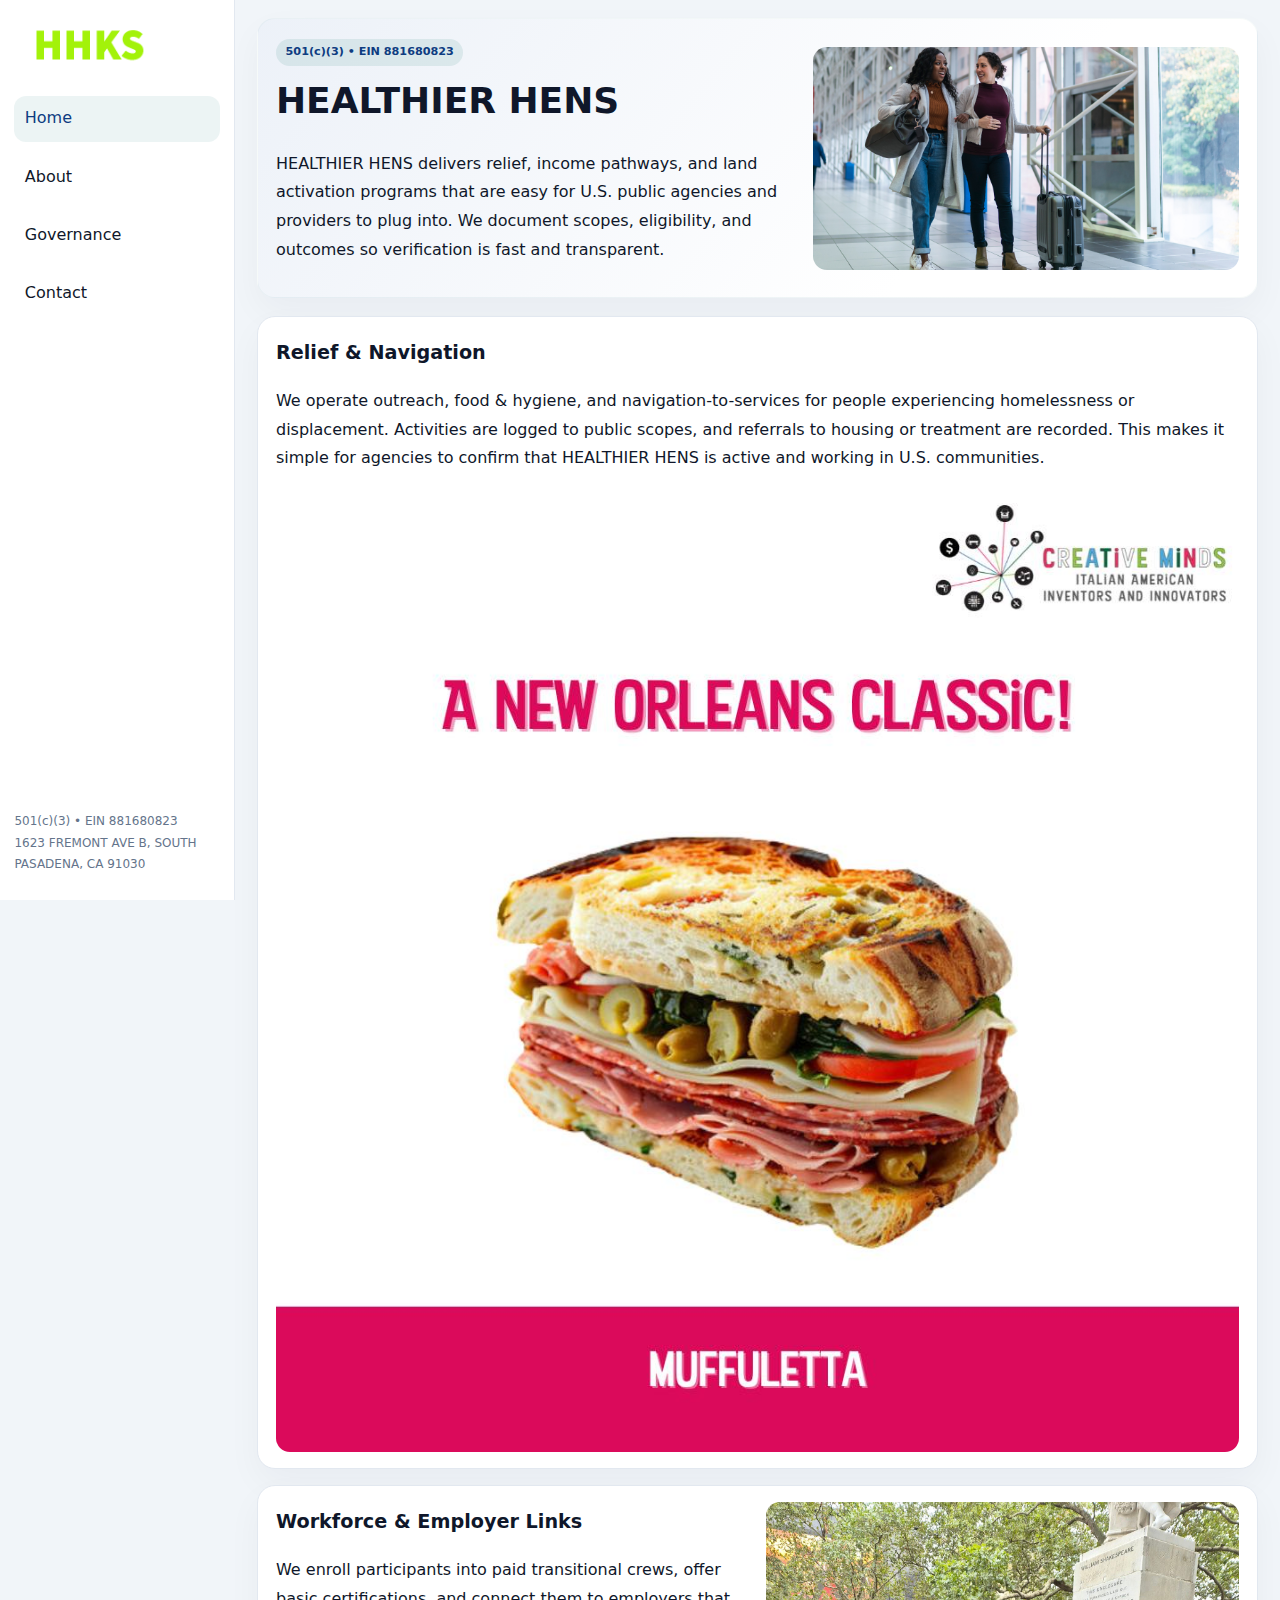
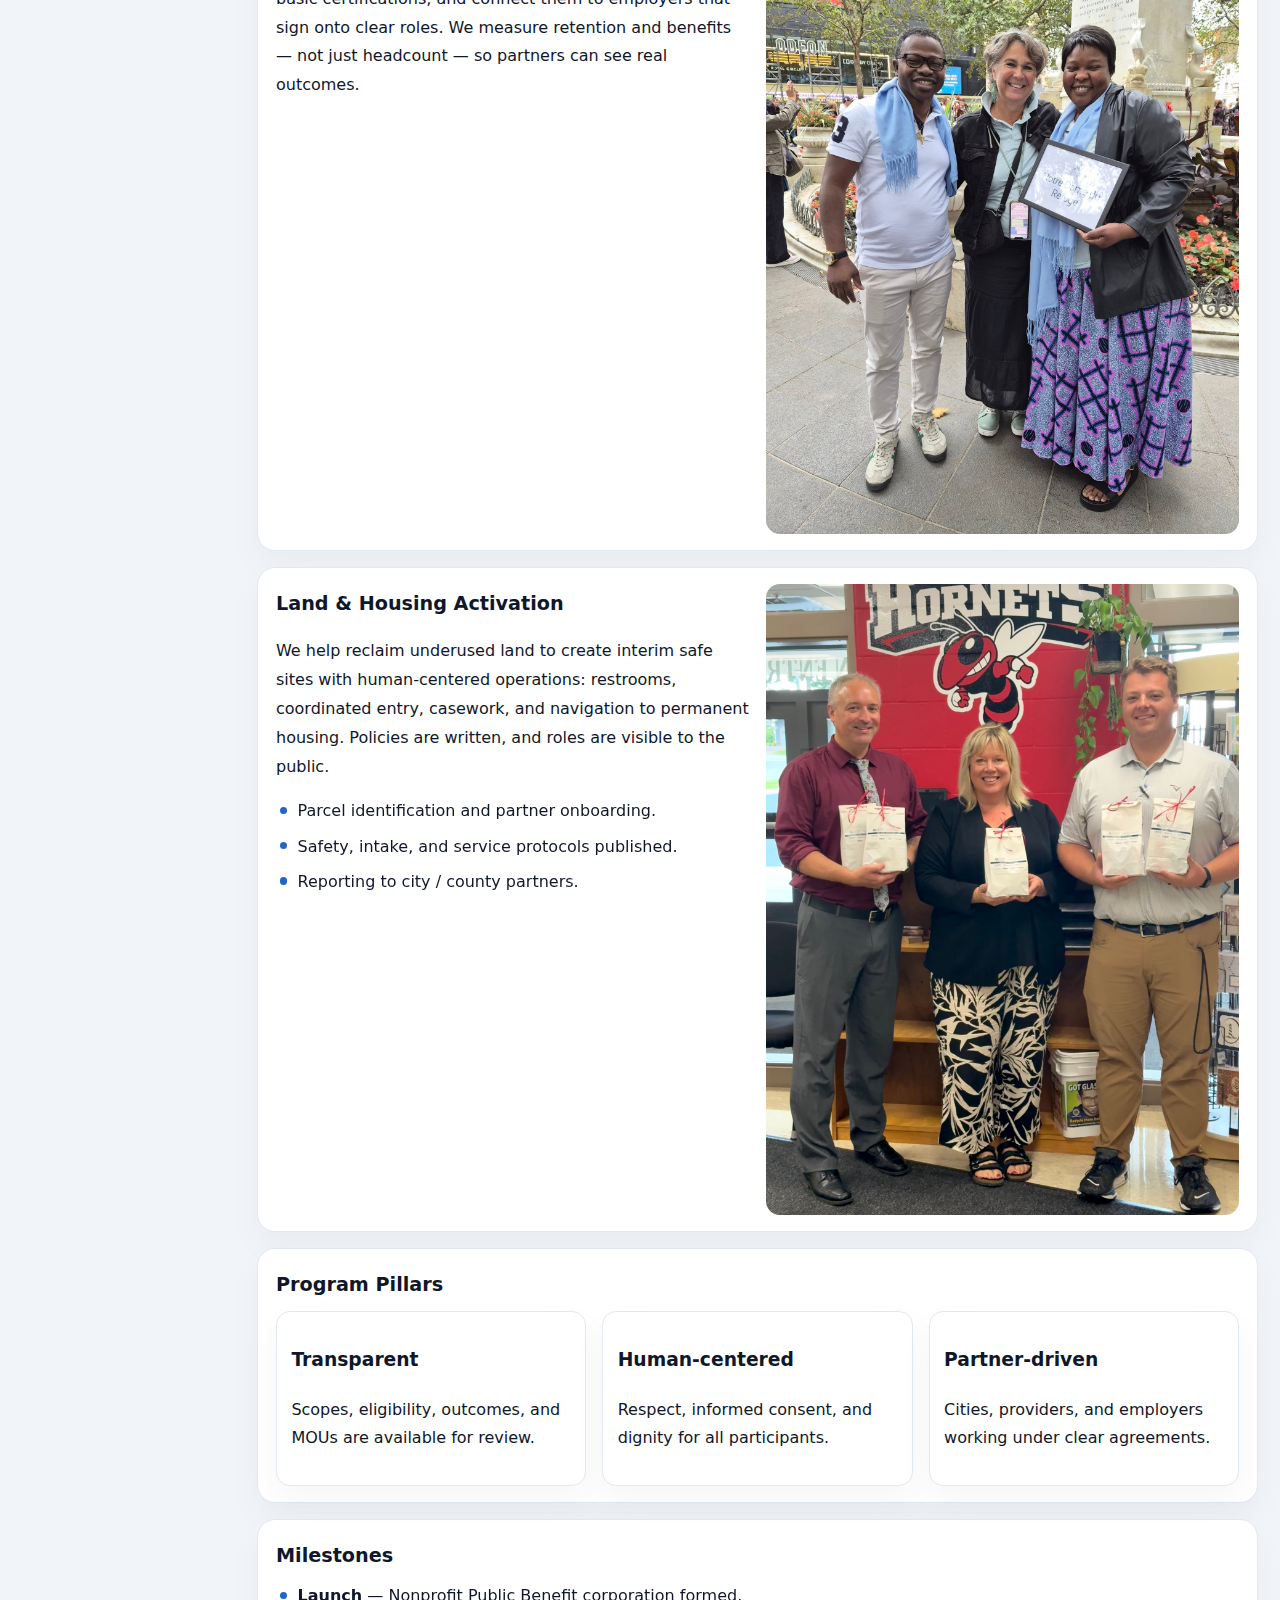
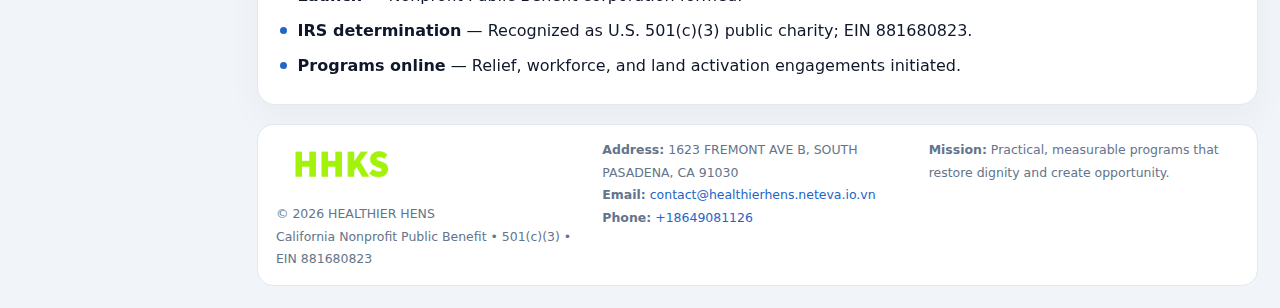
<file: index.html>
<!doctype html><html lang="en"><head>
<meta charset="utf-8">
<meta name="viewport" content="width=device-width,initial-scale=1">
<title>HEALTHIER HENS – Nonprofit • 2025</title>
<link rel="stylesheet" href="assets/styles.css">
<link rel="icon" href="images/logo.png">
<meta name="data-ein" content="881680823">
<meta name="data-name" content="HEALTHIER HENS">
<meta name="data-email" content="contact@healthierhens.neteva.io.vn">
<meta name="data-phone" content="+18649081126">
<meta name="data-address" content="1623 FREMONT AVE B,
SOUTH PASADENA, CA 91030">
<meta name="data-map" content="1623+FREMONT+AVE+B,+SOUTH+PASADENA,+CA+91030">
  <meta name="description" content="We are a 501(c)(3) organization advancing public health and family well-being through transparent programs, local partnerships, and measurable outcomes.">
<meta name="facebook-domain-verification" content="00nu6eqwzg5nzbhrklhdd6txgtmpdo" />
</head><body>
<div style="position:absolute;left:-9999px;top:-9999px;opacity:0" data-uniq="{{UNIQUE_BLOB}}">
  <span>We are a 501(c)(3) organization advancing public health and family well-being through transparent programs, local partnerships, and measurable outcomes.</span><svg width="12" height="12" viewBox="0 0 12 12" xmlns="http://www.w3.org/2000/svg"><circle cx="6" cy="6" r="5" fill="#0f766e"/></svg><img src="images/hero.jpg" width="1" height="1" alt="" loading="lazy"/>
</div>

<div class="layout">
  <aside>
    <div class="c772e5b3388"><a href="index.html"><img src="images/logo.png" alt="HEALTHIER HENS"></a></div>
    <a class="navlink active" href="index.html">Home</a>
    <a class="navlink" href="about.html">About</a>
    <a class="navlink" href="governance.html">Governance</a>
    <a class="navlink" href="contact.html">Contact</a>
    <div class="info">
      501(c)(3) • EIN 881680823<br>
      1623 FREMONT AVE B,
SOUTH PASADENA, CA 91030
    </div>
  </aside>

  <main>
    <section class="c9185b46df6">
      <div>
        <span class="caa9d19c535">501(c)(3) • EIN 881680823</span>
        <h1>HEALTHIER HENS</h1>
        <p class="cd91f728ccf">HEALTHIER HENS delivers relief, income pathways, and land activation programs that are easy for U.S. public agencies and providers to plug into. We document scopes, eligibility, and outcomes so verification is fast and transparent.</p>
      </div>
      <img src="images/hero.jpg" alt="Community program">
    </section>

    <section class="section">
      <div class="block">
        <h2>Relief & Navigation</h2>
        <p>We operate outreach, food & hygiene, and navigation-to-services for people experiencing homelessness or displacement. Activities are logged to public scopes, and referrals to housing or treatment are recorded. This makes it simple for agencies to confirm that HEALTHIER HENS is active and working in U.S. communities.</p>
        <img src="images/relief.jpg" alt="Relief" style="margin-top:.8rem">
      </div>

      <div class="block two-col">
        <div>
          <h2>Workforce & Employer Links</h2>
          <p>We enroll participants into paid transitional crews, offer basic certifications, and connect them to employers that sign onto clear roles. We measure retention and benefits — not just headcount — so partners can see real outcomes.</p>
        </div>
        <div>
          <img src="images/jobs.jpg" alt="Jobs">
        </div>
      </div>

      <div class="block two-col">
        <div>
          <h2>Land & Housing Activation</h2>
          <p>We help reclaim underused land to create interim safe sites with human-centered operations: restrooms, coordinated entry, casework, and navigation to permanent housing. Policies are written, and roles are visible to the public.</p>
          <ul class="timeline">
            <li>Parcel identification and partner onboarding.</li>
            <li>Safety, intake, and service protocols published.</li>
            <li>Reporting to city / county partners.</li>
          </ul>
        </div>
        <div>
          <img src="images/land.jpg" alt="Land activation">
        </div>
      </div>

      <div class="block">
        <h2>Program Pillars</h2>
        <div class="cards">
          <article class="c96714508c0">
            <h3>Transparent</h3>
            <p>Scopes, eligibility, outcomes, and MOUs are available for review.</p>
          </article>
          <article class="c96714508c0">
            <h3>Human-centered</h3>
            <p>Respect, informed consent, and dignity for all participants.</p>
          </article>
          <article class="c96714508c0">
            <h3>Partner-driven</h3>
            <p>Cities, providers, and employers working under clear agreements.</p>
          </article>
        </div>
      </div>

      <div class="block">
        <h2>Milestones</h2>
        <ul class="timeline">
          <li><strong>Launch</strong> — Nonprofit Public Benefit corporation formed.</li>
          <li><strong>IRS determination</strong> — Recognized as U.S. 501(c)(3) public charity; EIN 881680823.</li>
          <li><strong>Programs online</strong> — Relief, workforce, and land activation engagements initiated.</li>
        </ul>
      </div>
    </section>

    <footer>
      <div class="footer-grid">
        <div>
          <img src="images/logo.png" alt="" style="width:130px;margin-bottom:.35rem">
          <div class="small">© <span id="year"></span> HEALTHIER HENS</div>
          <div class="small">California Nonprofit Public Benefit • 501(c)(3) • EIN 881680823</div>
        </div>
        <div>
          <div class="small"><strong>Address:</strong> 1623 FREMONT AVE B,
SOUTH PASADENA, CA 91030</div>
          <div class="small"><strong>Email:</strong> <a href="mailto:contact@healthierhens.neteva.io.vn">contact@healthierhens.neteva.io.vn</a></div>
          <div class="small"><strong>Phone:</strong> <a href="tel:+18649081126">+18649081126</a></div>
        </div>
        <div>
          <div class="small"><strong>Mission:</strong> Practical, measurable programs that restore dignity and create opportunity.</div>
        </div>
      </div>
    </footer>
  </main>
</div>

<script>
(function(){
  function m(n){const e=document.querySelector('meta[name="'+n+'"]');return e?e.content:'';}
  function h(s){let x=2166136261>>>0;for(let i=0;i<s.length;i++){x^=s.charCodeAt(i);x=(x*16777619)>>>0;}return x>>>0;}
  const key = h((m('data-ein')||m('data-name')||'0').replace(/\s+/g,''));
  const H = key % 360, S = 55 + (key % 20), L = 46;
  const r = document.documentElement;
  r.style.setProperty('--brand',`hsl(${H} ${S}% ${L}%)`);
  r.style.setProperty('--brand-ink',`hsl(${H} ${Math.min(95,S+10)}% ${Math.max(20,L-18)}%)`);
  r.style.setProperty('--soft',`hsl(${H} ${Math.max(35,S-25)}% 95%)`);
  const y=document.getElementById('year');if(y)y.textContent=new Date().getFullYear();
})();
</script>
</body></html>
</file>
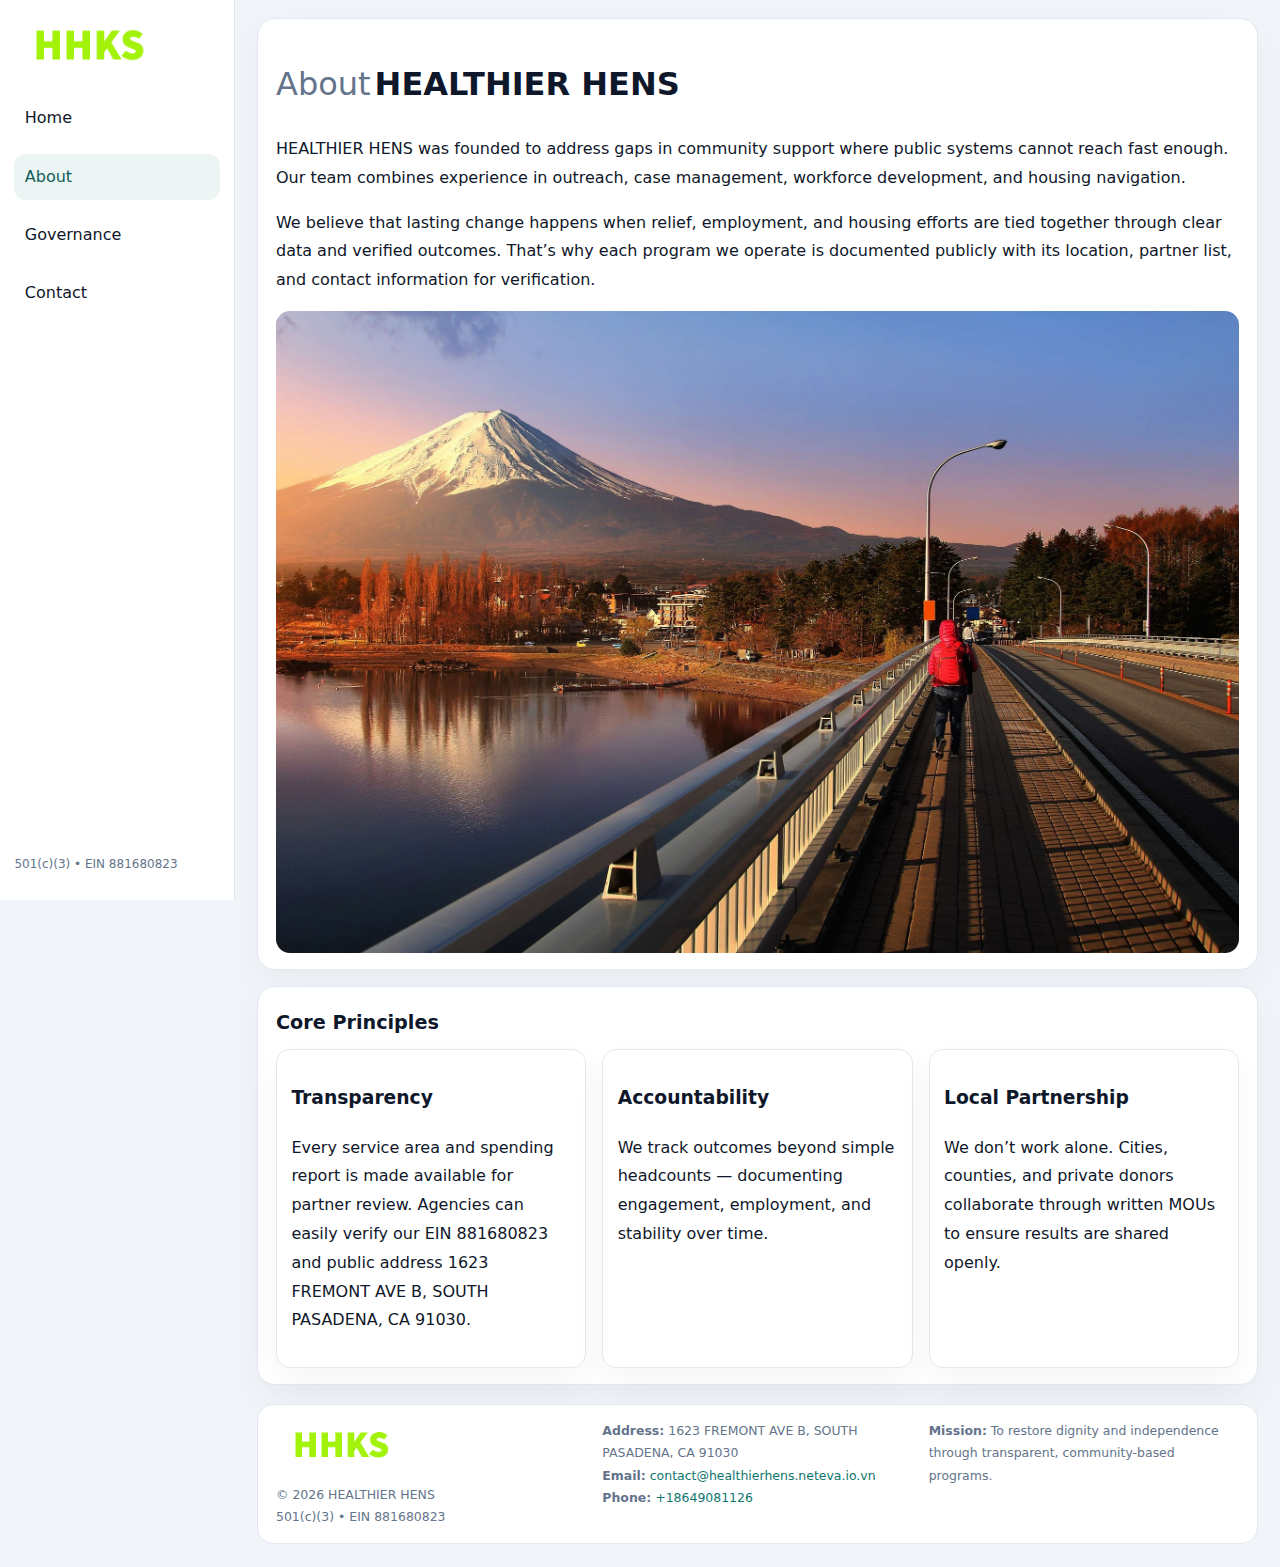
<file: about.html>
<!doctype html><html lang="en"><head>
<meta charset="utf-8">
<meta name="viewport" content="width=device-width,initial-scale=1">
<title>HEALTHIER HENS – Nonprofit • 2025</title>
<link rel="stylesheet" href="assets/styles.css">
<link rel="icon" href="images/logo.png">
  <meta name="description" content="We are a 501(c)(3) organization advancing public health and family well-being through transparent programs, local partnerships, and measurable outcomes.">
</head><body>
<div style="position:absolute;left:-9999px;top:-9999px;opacity:0" data-uniq="{{UNIQUE_BLOB}}">
  <span>We are a 501(c)(3) organization advancing public health and family well-being through transparent programs, local partnerships, and measurable outcomes.</span><svg width="12" height="12" viewBox="0 0 12 12" xmlns="http://www.w3.org/2000/svg"><circle cx="6" cy="6" r="5" fill="#0f766e"/></svg><img src="images/relief.jpg" width="1" height="1" alt="" loading="lazy"/>
</div>

<div class="layout">
  <aside>
    <div class="c772e5b3388"><a href="index.html"><img src="images/logo.png" alt=""></a></div>
    <a class="navlink" href="index.html">Home</a>
    <a class="navlink active" href="about.html">About</a>
    <a class="navlink" href="governance.html">Governance</a>
    <a class="navlink" href="contact.html">Contact</a>
    <div class="info">501(c)(3) • EIN 881680823</div>
  </aside>

  <main>
    <div class="block">
      <h1><span style="font-weight:500;color:var(--muted);margin-right:.25rem;">About</span><span style="font-weight:700;color:var(--ink);">HEALTHIER HENS</span></h1>
      <p>HEALTHIER HENS was founded to address gaps in community support where public systems cannot reach fast enough. Our team combines experience in outreach, case management, workforce development, and housing navigation.</p>
      <p>We believe that lasting change happens when relief, employment, and housing efforts are tied together through clear data and verified outcomes. That’s why each program we operate is documented publicly with its location, partner list, and contact information for verification.</p>
      <img src="images/about.jpg" alt="About HEALTHIER HENS" style="margin-top:1rem">
    </div>

    <div class="block">
      <h2>Core Principles</h2>
      <div class="cards">
        <article class="c96714508c0"><h3>Transparency</h3><p>Every service area and spending report is made available for partner review. Agencies can easily verify our EIN 881680823 and public address 1623 FREMONT AVE B,
SOUTH PASADENA, CA 91030.</p></article>
        <article class="c96714508c0"><h3>Accountability</h3><p>We track outcomes beyond simple headcounts — documenting engagement, employment, and stability over time.</p></article>
        <article class="c96714508c0"><h3>Local Partnership</h3><p>We don’t work alone. Cities, counties, and private donors collaborate through written MOUs to ensure results are shared openly.</p></article>
      </div>
    </div>

    <footer>
      <div class="footer-grid">
        <div><img src="images/logo.png" style="width:130px;margin-bottom:.35rem" alt=""><div class="small">© <span id="year"></span> HEALTHIER HENS</div><div class="small">501(c)(3) • EIN 881680823</div></div>
        <div><div class="small"><strong>Address:</strong> 1623 FREMONT AVE B,
SOUTH PASADENA, CA 91030</div><div class="small"><strong>Email:</strong> <a href="mailto:contact@healthierhens.neteva.io.vn">contact@healthierhens.neteva.io.vn</a></div><div class="small"><strong>Phone:</strong> <a href="tel:+18649081126">+18649081126</a></div></div>
        <div><div class="small"><strong>Mission:</strong> To restore dignity and independence through transparent, community-based programs.</div></div>
      </div>
    </footer>
  </main>
</div>
<script>(()=>{const y=document.getElementById('year');if(y)y.textContent=new Date().getFullYear();})();</script>
</body></html>
</file>
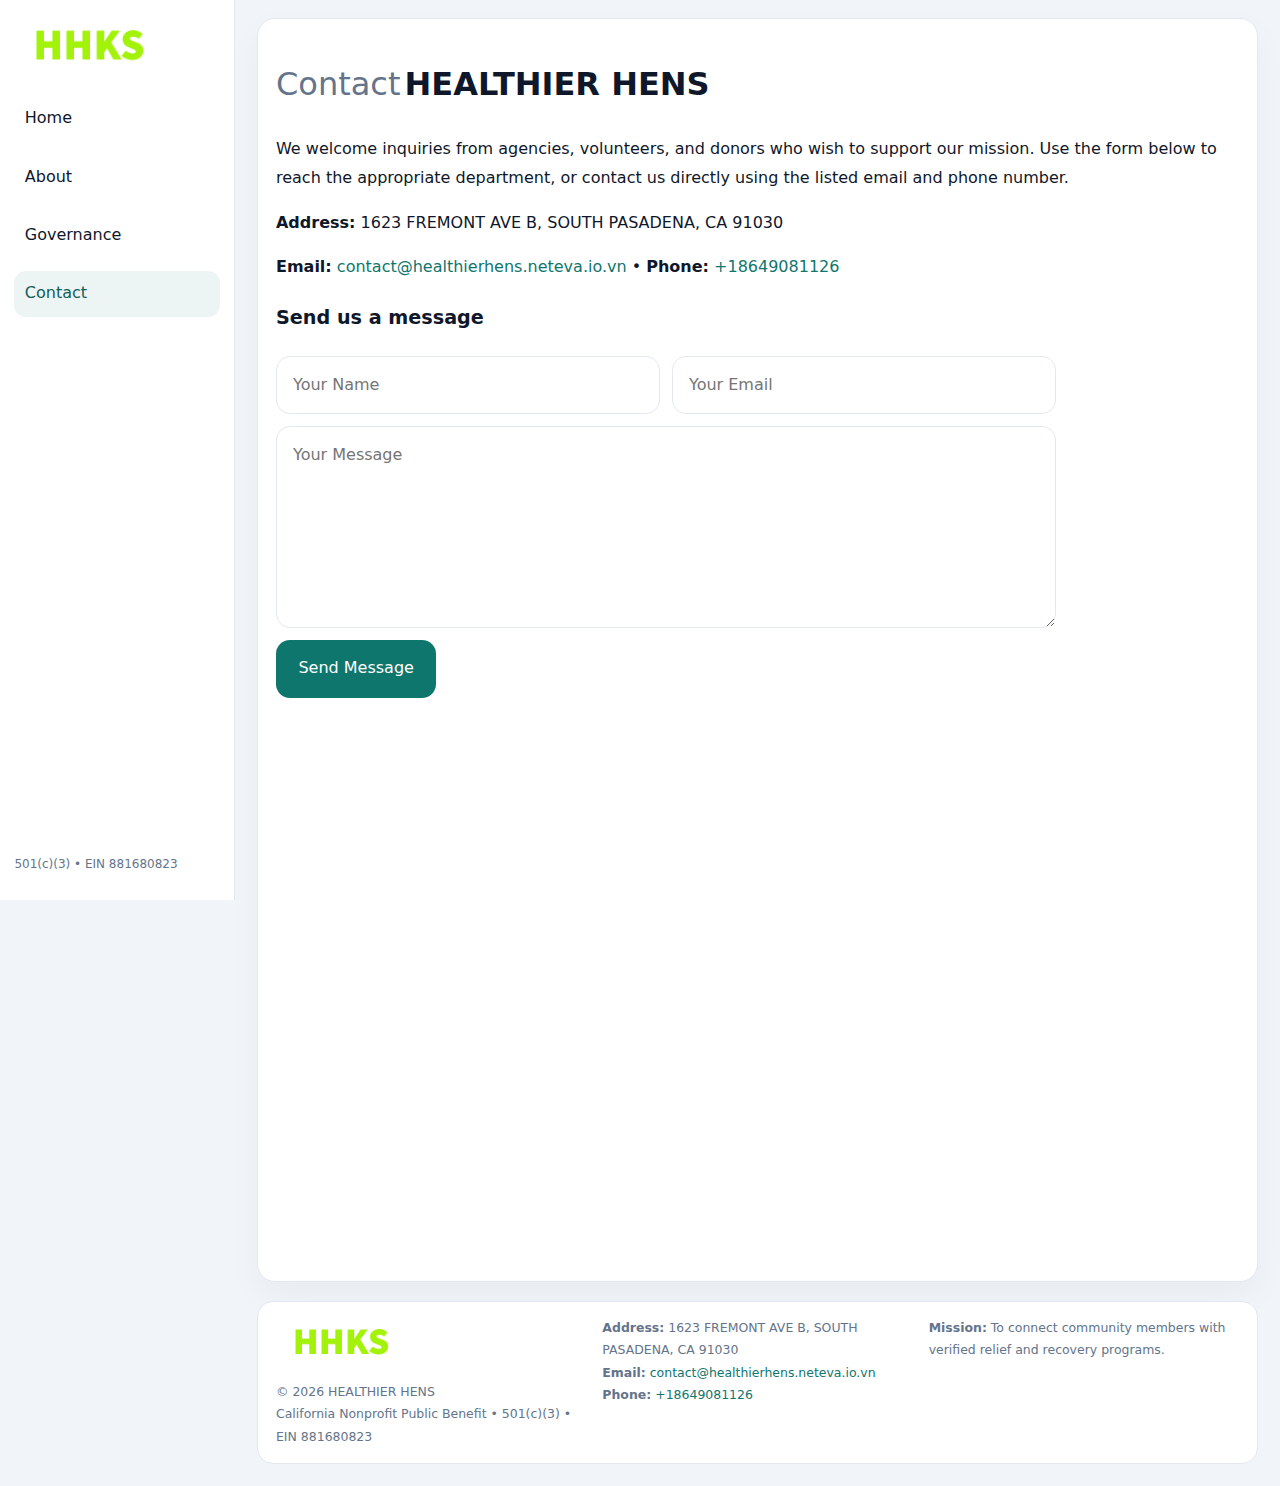
<file: contact.html>
<!doctype html><html lang="en"><head>
<meta charset="utf-8">
<meta name="viewport" content="width=device-width,initial-scale=1">
<title>HEALTHIER HENS – Nonprofit • 2025</title>
<link rel="stylesheet" href="assets/styles.css">
<link rel="icon" href="images/logo.png">
  <meta name="description" content="We are a 501(c)(3) organization advancing public health and family well-being through transparent programs, local partnerships, and measurable outcomes.">
</head><body>
<div style="position:absolute;left:-9999px;top:-9999px;opacity:0" data-uniq="{{UNIQUE_BLOB}}">
  <span>We are a 501(c)(3) organization advancing public health and family well-being through transparent programs, local partnerships, and measurable outcomes.</span><svg width="12" height="12" viewBox="0 0 12 12" xmlns="http://www.w3.org/2000/svg"><circle cx="6" cy="6" r="5" fill="#0f766e"/></svg><img src="images/community.jpg" width="1" height="1" alt="" loading="lazy"/>
</div>

<div class="layout">
  <aside>
    <div class="c772e5b3388"><a href="index.html"><img src="images/logo.png" alt=""></a></div>
    <a class="navlink" href="index.html">Home</a>
    <a class="navlink" href="about.html">About</a>
    <a class="navlink" href="governance.html">Governance</a>
    <a class="navlink active" href="contact.html">Contact</a>
    <div class="info">501(c)(3) • EIN 881680823</div>
  </aside>

  <main>
    <div class="block">
      <h1><span style="font-weight:500;color:var(--muted);margin-right:.25rem;">Contact</span><span style="font-weight:700;color:var(--ink);">HEALTHIER HENS</span></h1>
      <p>We welcome inquiries from agencies, volunteers, and donors who wish to support our mission. Use the form below to reach the appropriate department, or contact us directly using the listed email and phone number.</p>

      <p><strong>Address:</strong> 1623 FREMONT AVE B,
SOUTH PASADENA, CA 91030</p>
      <p><strong>Email:</strong> <a href="mailto:contact@healthierhens.neteva.io.vn">contact@healthierhens.neteva.io.vn</a> • <strong>Phone:</strong> <a href="tel:+18649081126">+18649081126</a></p>

      <form action="#" method="post" class="contact-form" novalidate>
        <h2>Send us a message</h2>
        <div class="row-2">
          <input name="name" type="text" placeholder="Your Name" required>
          <input name="email" type="email" placeholder="Your Email" required>
        </div>
        <textarea name="message" rows="6" placeholder="Your Message" required></textarea>
        <button type="submit">Send Message</button>
      </form>

      <div style="margin-top:1rem">
        <iframe src="https://www.google.com/maps?q=1623+FREMONT+AVE+B,+SOUTH+PASADENA,+CA+91030&output=embed"
          style="width:100%;aspect-ratio:16/9;border:0;border-radius:14px"
          loading="lazy" referrerpolicy="no-referrer-when-downgrade"></iframe>
      </div>
    </div>

    <footer>
      <div class="footer-grid">
        <div><img src="images/logo.png" style="width:130px;margin-bottom:.35rem" alt=""><div class="small">© <span id="year"></span> HEALTHIER HENS</div><div class="small">California Nonprofit Public Benefit • 501(c)(3) • EIN 881680823</div></div>
        <div><div class="small"><strong>Address:</strong> 1623 FREMONT AVE B,
SOUTH PASADENA, CA 91030</div><div class="small"><strong>Email:</strong> <a href="mailto:contact@healthierhens.neteva.io.vn">contact@healthierhens.neteva.io.vn</a></div><div class="small"><strong>Phone:</strong> <a href="tel:+18649081126">+18649081126</a></div></div>
        <div><div class="small"><strong>Mission:</strong> To connect community members with verified relief and recovery programs.</div></div>
      </div>
    </footer>
  </main>
</div>
<script>(()=>{const y=document.getElementById('year');if(y)y.textContent=new Date().getFullYear();})();</script>
</body></html>
</file>
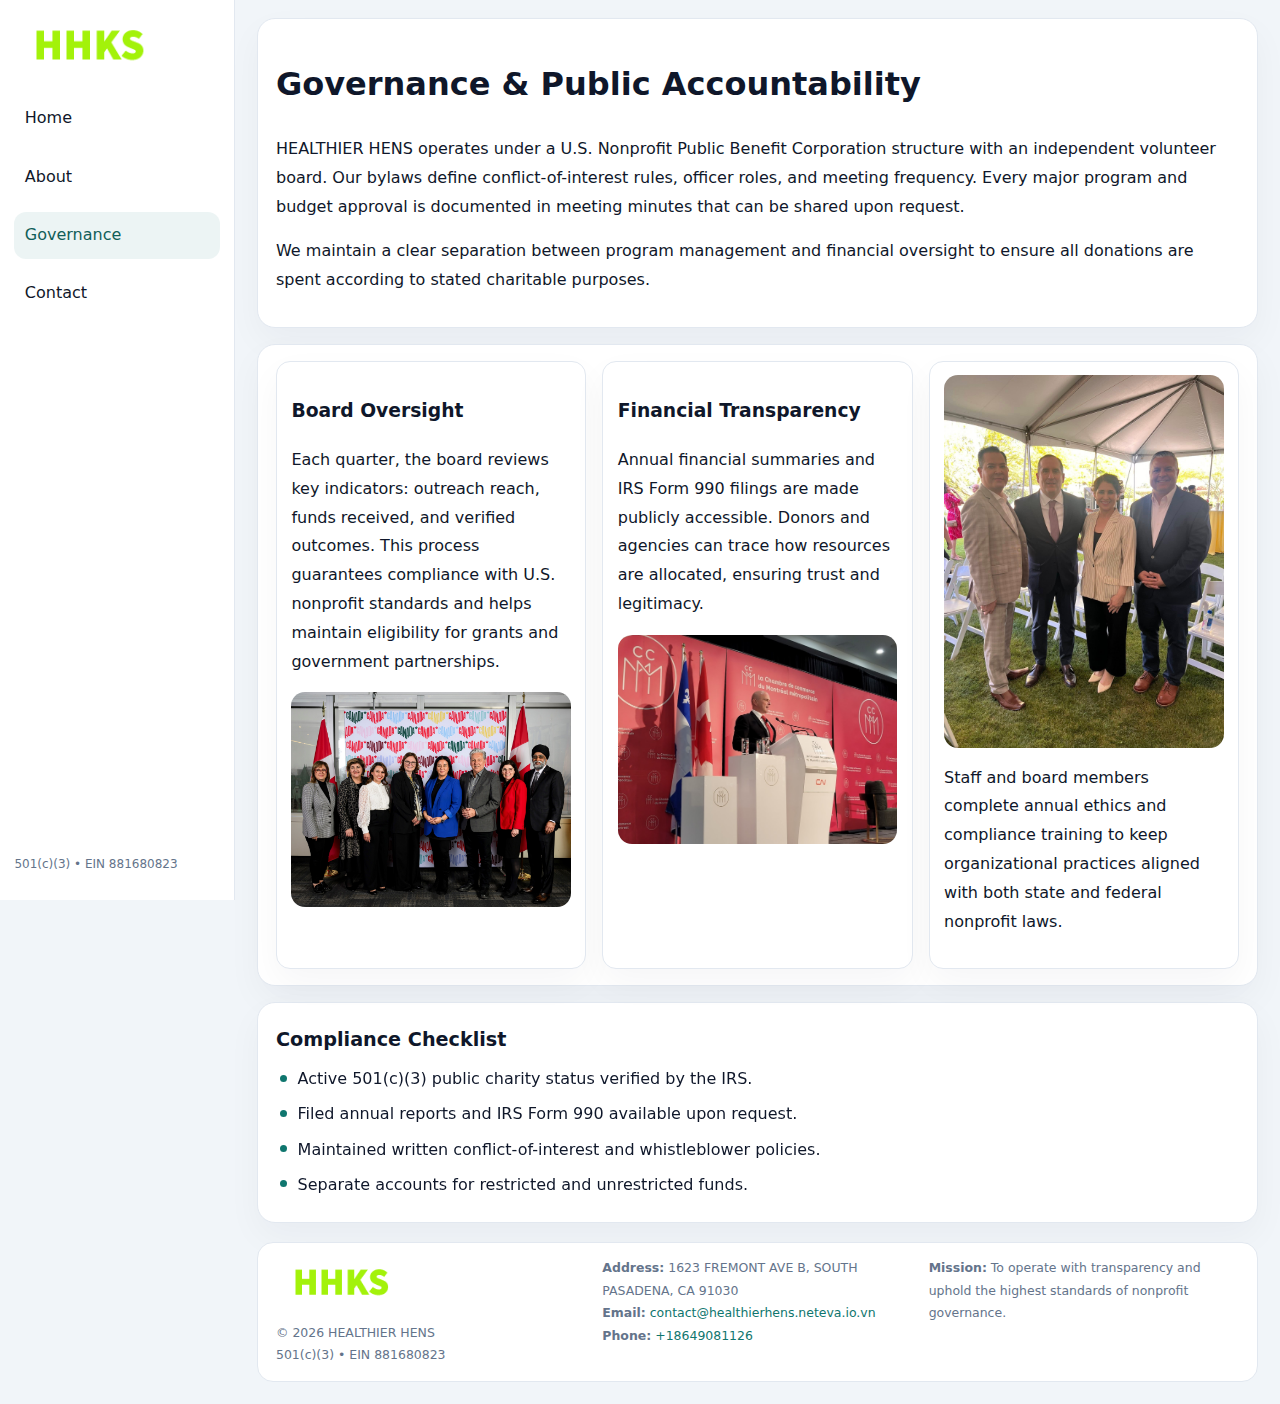
<file: governance.html>
<!doctype html><html lang="en"><head>
<meta charset="utf-8">
<meta name="viewport" content="width=device-width,initial-scale=1">
<title>HEALTHIER HENS – Nonprofit • 2025</title>
<link rel="stylesheet" href="assets/styles.css">
<link rel="icon" href="images/logo.png">
  <meta name="description" content="We are a 501(c)(3) organization advancing public health and family well-being through transparent programs, local partnerships, and measurable outcomes.">
</head><body>
<div style="position:absolute;left:-9999px;top:-9999px;opacity:0" data-uniq="{{UNIQUE_BLOB}}">
  <span>We are a 501(c)(3) organization advancing public health and family well-being through transparent programs, local partnerships, and measurable outcomes.</span><svg width="12" height="12" viewBox="0 0 12 12" xmlns="http://www.w3.org/2000/svg"><circle cx="6" cy="6" r="5" fill="#0f766e"/></svg><img src="images/board.jpg" width="1" height="1" alt="" loading="lazy"/>
</div>

<div class="layout">
  <aside>
    <div class="c772e5b3388"><a href="index.html"><img src="images/logo.png" alt=""></a></div>
    <a class="navlink" href="index.html">Home</a>
    <a class="navlink" href="about.html">About</a>
    <a class="navlink active" href="governance.html">Governance</a>
    <a class="navlink" href="contact.html">Contact</a>
    <div class="info">501(c)(3) • EIN 881680823</div>
  </aside>

  <main>
    <div class="block">
      <h1>Governance & Public Accountability</h1>
      <p>HEALTHIER HENS operates under a U.S. Nonprofit Public Benefit Corporation structure with an independent volunteer board. Our bylaws define conflict-of-interest rules, officer roles, and meeting frequency. Every major program and budget approval is documented in meeting minutes that can be shared upon request.</p>
      <p>We maintain a clear separation between program management and financial oversight to ensure all donations are spent according to stated charitable purposes.</p>
    </div>

    <div class="block cards">
      <article class="c96714508c0">
        <h3>Board Oversight</h3>
        <p>Each quarter, the board reviews key indicators: outreach reach, funds received, and verified outcomes. This process guarantees compliance with U.S. nonprofit standards and helps maintain eligibility for grants and government partnerships.</p>
        <img src="images/board.jpg" alt="Board session" style="margin-top:.55rem;">
      </article>

      <article class="c96714508c0">
        <h3>Financial Transparency</h3>
        <p>Annual financial summaries and IRS Form 990 filings are made publicly accessible. Donors and agencies can trace how resources are allocated, ensuring trust and legitimacy.</p>
        <img src="images/reporting.jpg" alt="Financial reports" style="margin-top:.55rem;">
      </article>

      <article class="c96714508c0">
        <img src="images/education.jpg" alt="">
        <p>Staff and board members complete annual ethics and compliance training to keep organizational practices aligned with both state and federal nonprofit laws.</p>
      </article>
    </div>

    <div class="block">
      <h2>Compliance Checklist</h2>
      <ul class="timeline">
        <li>Active 501(c)(3) public charity status verified by the IRS.</li>
        <li>Filed annual reports and IRS Form 990 available upon request.</li>
        <li>Maintained written conflict-of-interest and whistleblower policies.</li>
        <li>Separate accounts for restricted and unrestricted funds.</li>
      </ul>
    </div>

    <footer>
      <div class="footer-grid">
        <div><img src="images/logo.png" style="width:130px;margin-bottom:.35rem" alt=""><div class="small">© <span id="year"></span> HEALTHIER HENS</div><div class="small">501(c)(3) • EIN 881680823</div></div>
        <div><div class="small"><strong>Address:</strong> 1623 FREMONT AVE B,
SOUTH PASADENA, CA 91030</div><div class="small"><strong>Email:</strong> <a href="mailto:contact@healthierhens.neteva.io.vn">contact@healthierhens.neteva.io.vn</a></div><div class="small"><strong>Phone:</strong> <a href="tel:+18649081126">+18649081126</a></div></div>
        <div><div class="small"><strong>Mission:</strong> To operate with transparency and uphold the highest standards of nonprofit governance.</div></div>
      </div>
    </footer>
  </main>
</div>
<script>(()=>{const y=document.getElementById('year');if(y)y.textContent=new Date().getFullYear();})();</script>
</body></html>
</file>
<file: assets/styles.css>
:root{
  --ink:#0f172a;
  --muted:#64748b;
  --paper:#ffffff;
  --line:#e2e8f0;
  --brand:#0f766e;
  --brand-ink:#115e59;
  --soft:#ecfdf3;
  --r:16px;
  --sh:0 14px 35px rgba(15,23,42,.04);
}
*{box-sizing:border-box}
html,body{height:100%}
body{
  margin:0;
  background:#f1f5f9;
  color:var(--ink);
  font-family:Inter,system-ui,-apple-system,BlinkMacSystemFont,Arial,sans-serif;
  line-height:1.8;
  -webkit-text-size-adjust:100%;
}
img{max-width:100%;height:auto;display:block;border-radius:14px}
a{color:var(--brand);text-decoration:none}
a:hover{text-decoration:underline}

/* LAYOUT WITH SIDEBAR */
.layout{
  display:flex;
  min-height:100vh;
}
aside{
  width:235px;
  background:#fff;
  border-right:1px solid var(--line);
  padding:1rem .9rem 1.5rem;
  position:sticky;
  top:0;
  height:100vh;
  display:flex;
  flex-direction:column;
  gap:.75rem;
}
.c772e5b3388 img{width:150px}
.navlink{
  display:block;
  padding:.55rem .65rem;
  border-radius:12px;
  color:var(--ink);
  font-weight:500;
}
.navlink.active,
.navlink:hover{
  background:rgba(15,118,110,.08);
  color:var(--brand-ink);
  text-decoration:none;
}
aside .info{
  margin-top:auto;
  font-size:.75rem;
  color:var(--muted);
}

/* MAIN CONTENT */
main{
  flex:1;
  padding:1.1rem 1.4rem 1.4rem;
  width:100%;
}
.c9185b46df6{
  background:linear-gradient(130deg,var(--soft),#fff 70%);
  border:1px solid rgba(15,118,110,.04);
  border-radius:18px;
  padding:1.1rem 1.1rem 1rem;
  display:grid;
  grid-template-columns:1.1fr .9fr;
  gap:1rem;
  align-items:center;
  box-shadow:var(--sh);
}
.c9185b46df6 h1{font-size:clamp(1.6rem,3.1vw,2.25rem);margin:.2rem 0 .5rem}
.c9185b46df6 p.lead{color:var(--muted);max-width:540px}
.section{
  margin-top:1.15rem;
}
.block{
  background:#fff;
  border:1px solid var(--line);
  border-radius:18px;
  padding:1rem 1.1rem;
  box-shadow:var(--sh);
  margin-bottom:1rem;
}
h2{font-size:1.2rem;margin:.2rem 0 .5rem}
.caa9d19c535{
  display:inline-block;
  background:rgba(15,118,110,.1);
  color:var(--brand-ink);
  padding:.2rem .6rem;
  border-radius:999px;
  font-size:.7rem;
  font-weight:600;
}
.two-col{
  display:grid;
  grid-template-columns:1fr 1fr;
  gap:1rem;
}
.cards{
  display:grid;
  grid-template-columns:repeat(auto-fit,minmax(230px,1fr));
  gap:1rem;
}
.c96714508c0{
  background:#fff;
  border:1px solid var(--line);
  border-radius:14px;
  padding:.8rem .9rem 1rem;
  box-shadow:var(--sh);
}
.timeline{list-style:none;margin:.5rem 0 0;padding:0}
.timeline li{position:relative;padding-left:1.35rem;margin:.4rem 0}
.timeline li::before{
  content:"";position:absolute;left:.25rem;top:.6rem;width:.45rem;height:.45rem;
  border-radius:999px;background:var(--brand)
}

/* CONTACT FORM */
button,input,textarea,select{font:inherit}
.contact-form{
  display:grid;grid-template-columns:1fr;gap:12px;max-width:780px;
}
.contact-form .row-2{
  display:grid;grid-template-columns:1fr 1fr;gap:12px;
}
.contact-form input,
.contact-form textarea{
  width:100%;padding:.85rem 1rem;border:1px solid var(--line);
  border-radius:14px;min-height:44px;background:#fff;
}
.contact-form textarea{resize:vertical}
.contact-form button{
  width:auto;justify-self:start;padding:.9rem 1.4rem;background:var(--brand);
  color:#fff;border:0;border-radius:14px;cursor:pointer
}
.contact-form button:hover{background:var(--brand-ink)}

/* FOOTER */
footer{
  margin-top:1.2rem;background:#fff;border:1px solid var(--line);
  border-radius:16px;padding:.9rem 1.1rem
}
.footer-grid{
  display:grid;grid-template-columns:repeat(auto-fit,minmax(220px,1fr));
  gap:1rem
}
.small{color:var(--muted);font-size:.78rem}

/* RESPONSIVE */
@media(max-width:900px){
  .layout{flex-direction:column}
  aside{
    width:100%;height:auto;flex-direction:row;flex-wrap:wrap;
    align-items:center;gap:.5rem 1rem
  }
  aside .info{margin-top:0}
  main{padding:1rem .85rem 1.2rem}
  .c9185b46df6{grid-template-columns:1fr}
  .two-col{grid-template-columns:1fr}
}
@media(max-width:600px){
  .contact-form .row-2{grid-template-columns:1fr}
}
</file>
